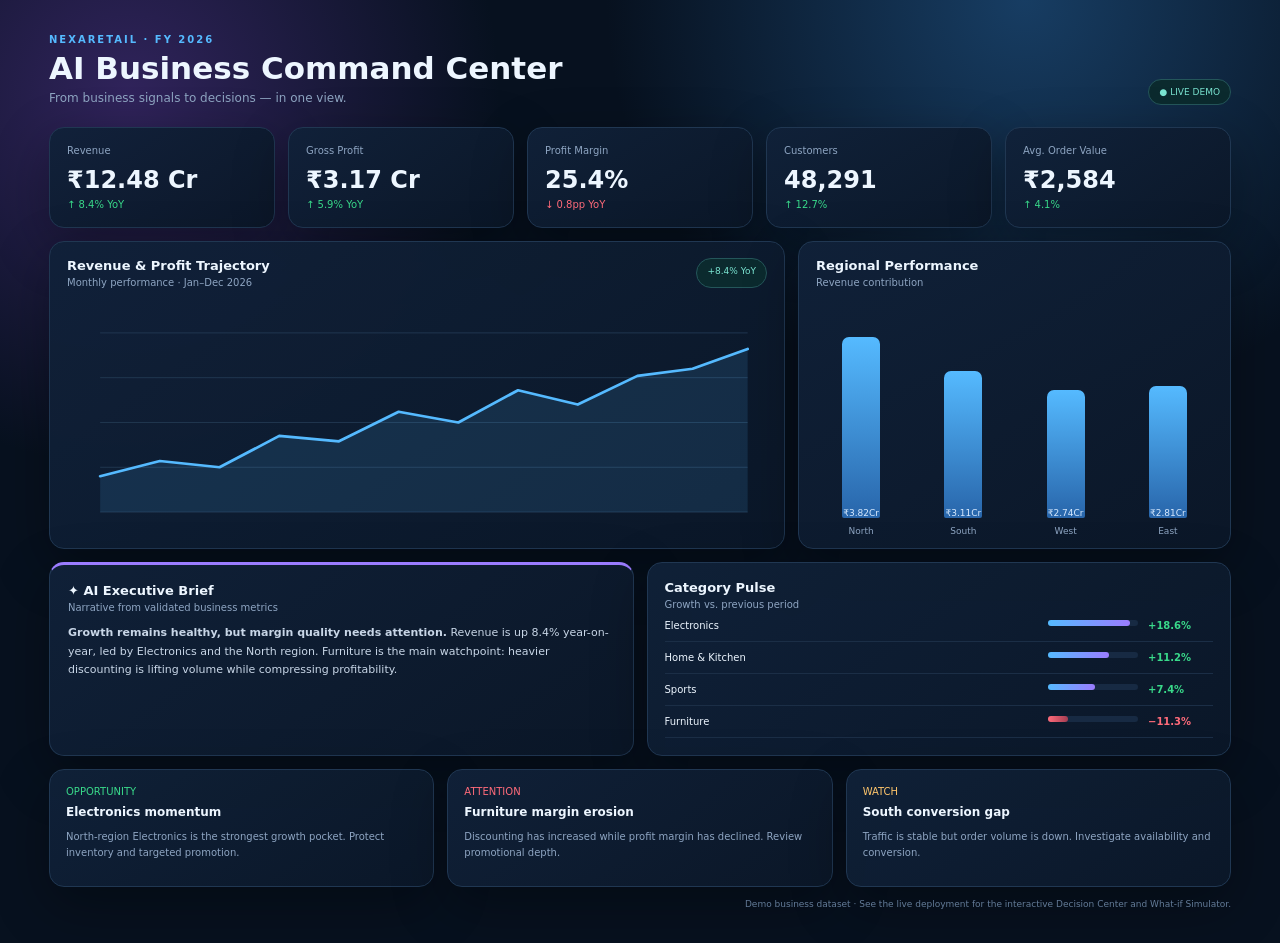
<file: index.html>
<!doctype html><html lang="en"><head><meta charset="utf-8"><meta name="viewport" content="width=device-width,initial-scale=1"><title>AI Business Command Center</title><style>:root{--bg:#07111f;--card:#0d1b2e;--line:#203752;--text:#edf6ff;--muted:#8ea5c2;--blue:#55baff;--violet:#9b7cff;--green:#39d98a;--red:#ff6b7a}*{box-sizing:border-box}body{margin:0;background:radial-gradient(circle at 80% 0,#173d63,transparent 30%),radial-gradient(circle at 10% 10%,#30235b,transparent 26%),var(--bg);color:var(--text);font:14px Inter,system-ui,sans-serif}.wrap{max-width:1250px;margin:auto;padding:34px}.top{display:flex;justify-content:space-between;align-items:end;margin-bottom:22px}.ey{color:var(--blue);font-size:10px;font-weight:800;letter-spacing:2px;text-transform:uppercase}.title{font-size:31px;font-weight:850;margin:5px 0}.sub{color:var(--muted);font-size:12px}.badge{border:1px solid #24565a;background:#0b2a2e;color:#7be5d2;border-radius:20px;padding:7px 10px;font-size:9px}.grid{display:grid;gap:13px}.kpis{grid-template-columns:repeat(5,1fr)}.card{background:linear-gradient(145deg,#102139f2,#0b1728f2);border:1px solid var(--line);border-radius:15px;box-shadow:0 18px 55px #0005}.kpi{padding:17px}.muted{color:var(--muted);font-size:10px}.value{font-size:24px;font-weight:800;margin:10px 0 5px}.up{color:var(--green);font-size:10px}.down{color:var(--red);font-size:10px}.main{grid-template-columns:1.7fr 1fr;margin-top:13px}.head{padding:16px 17px 0;display:flex;justify-content:space-between}.ct{font-size:13px;font-weight:750}.cd{font-size:10px;color:var(--muted);margin-top:4px}.chart{height:260px;padding:18px}.chart svg{width:100%;height:100%}.axis{stroke:#223952;stroke-width:1}.line{fill:none;stroke:var(--blue);stroke-width:3;stroke-linecap:round;stroke-linejoin:round}.area{fill:#55baff20}.bars{height:250px;padding:20px;display:flex;align-items:end;gap:18px}.bw{height:100%;flex:1;display:flex;justify-content:center;align-items:end;position:relative}.bar{width:38px;background:linear-gradient(var(--blue),#2865aa);border-radius:7px 7px 2px 2px}.bl{position:absolute;bottom:-18px;color:var(--muted);font-size:9px}.bv{position:absolute;font-size:9px;color:#d7eaff;bottom:calc(var(--h) + 5px)}.two{grid-template-columns:1fr 1fr;margin-top:13px}.ai{padding:18px;border-top:3px solid var(--violet)}.ai p{color:#c8d6e7;line-height:1.7;font-size:11px}.row{display:grid;grid-template-columns:1fr 90px 65px;gap:10px;padding:10px 0;border-bottom:1px solid #1b2e46;font-size:10px}.meter{height:6px;background:#172a43;border-radius:8px}.meter i{display:block;height:100%;background:linear-gradient(90deg,var(--blue),var(--violet));border-radius:8px}.alerts{grid-template-columns:repeat(3,1fr);margin-top:13px}.alert{padding:16px}.alert h3{font-size:12px;margin:8px 0 6px}.alert p{color:var(--muted);font-size:10px;line-height:1.55}.foot{color:#637b98;text-align:right;font-size:9px;margin-top:12px}@media(max-width:900px){.kpis{grid-template-columns:repeat(2,1fr)}.main,.two,.alerts{grid-template-columns:1fr}}@media(max-width:600px){.wrap{padding:18px}.top{align-items:flex-start;gap:12px}.kpis{grid-template-columns:1fr 1fr}.title{font-size:23px}}</style></head><body><div class="wrap"><div class="top"><div><div class="ey">NexaRetail · FY 2026</div><div class="title">AI Business Command Center</div><div class="sub">From business signals to decisions — in one view.</div></div><span class="badge">● LIVE DEMO</span></div><div class="grid kpis"><div class="card kpi"><div class="muted">Revenue</div><div class="value">₹12.48 Cr</div><div class="up">↑ 8.4% YoY</div></div><div class="card kpi"><div class="muted">Gross Profit</div><div class="value">₹3.17 Cr</div><div class="up">↑ 5.9% YoY</div></div><div class="card kpi"><div class="muted">Profit Margin</div><div class="value">25.4%</div><div class="down">↓ 0.8pp YoY</div></div><div class="card kpi"><div class="muted">Customers</div><div class="value">48,291</div><div class="up">↑ 12.7%</div></div><div class="card kpi"><div class="muted">Avg. Order Value</div><div class="value">₹2,584</div><div class="up">↑ 4.1%</div></div></div><div class="grid main"><div class="card"><div class="head"><div><div class="ct">Revenue & Profit Trajectory</div><div class="cd">Monthly performance · Jan–Dec 2026</div></div><span class="badge">+8.4% YoY</span></div><div class="chart"><svg viewBox="0 0 760 250" preserveAspectRatio="none"><path class="axis" d="M35 30H740M35 80H740M35 130H740M35 180H740M35 230H740"/><path class="area" d="M35 190L100 173L165 180L230 145L295 151L360 118L425 130L490 94L555 110L620 78L680 70L740 48L740 230H35Z"/><path class="line" d="M35 190L100 173L165 180L230 145L295 151L360 118L425 130L490 94L555 110L620 78L680 70L740 48"/></svg></div></div><div class="card"><div class="head"><div><div class="ct">Regional Performance</div><div class="cd">Revenue contribution</div></div></div><div class="bars"><div class="bw"><span class="bv">₹3.82Cr</span><div class="bar" style="height:86%"></div><span class="bl">North</span></div><div class="bw"><span class="bv">₹3.11Cr</span><div class="bar" style="height:70%"></div><span class="bl">South</span></div><div class="bw"><span class="bv">₹2.74Cr</span><div class="bar" style="height:61%"></div><span class="bl">West</span></div><div class="bw"><span class="bv">₹2.81Cr</span><div class="bar" style="height:63%"></div><span class="bl">East</span></div></div></div></div><div class="grid two"><div class="card ai"><div class="ct">✦ AI Executive Brief</div><div class="cd">Narrative from validated business metrics</div><p><b>Growth remains healthy, but margin quality needs attention.</b> Revenue is up 8.4% year-on-year, led by Electronics and the North region. Furniture is the main watchpoint: heavier discounting is lifting volume while compressing profitability.</p></div><div class="card" style="padding:17px"><div class="ct">Category Pulse</div><div class="cd">Growth vs. previous period</div><div class="row"><span>Electronics</span><div class="meter"><i style="width:91%"></i></div><b class="up">+18.6%</b></div><div class="row"><span>Home & Kitchen</span><div class="meter"><i style="width:68%"></i></div><b class="up">+11.2%</b></div><div class="row"><span>Sports</span><div class="meter"><i style="width:52%"></i></div><b class="up">+7.4%</b></div><div class="row"><span>Furniture</span><div class="meter"><i style="width:22%;background:linear-gradient(90deg,var(--red),#a43d52)"></i></div><b class="down">−11.3%</b></div></div></div><div class="grid alerts"><div class="card alert"><div class="up">OPPORTUNITY</div><h3>Electronics momentum</h3><p>North-region Electronics is the strongest growth pocket. Protect inventory and targeted promotion.</p></div><div class="card alert"><div class="down">ATTENTION</div><h3>Furniture margin erosion</h3><p>Discounting has increased while profit margin has declined. Review promotional depth.</p></div><div class="card alert"><div style="color:#ffc56b;font-size:10px">WATCH</div><h3>South conversion gap</h3><p>Traffic is stable but order volume is down. Investigate availability and conversion.</p></div></div><div class="foot">Demo business dataset · See the live deployment for the interactive Decision Center and What-if Simulator.</div></div></body></html>
</file>
